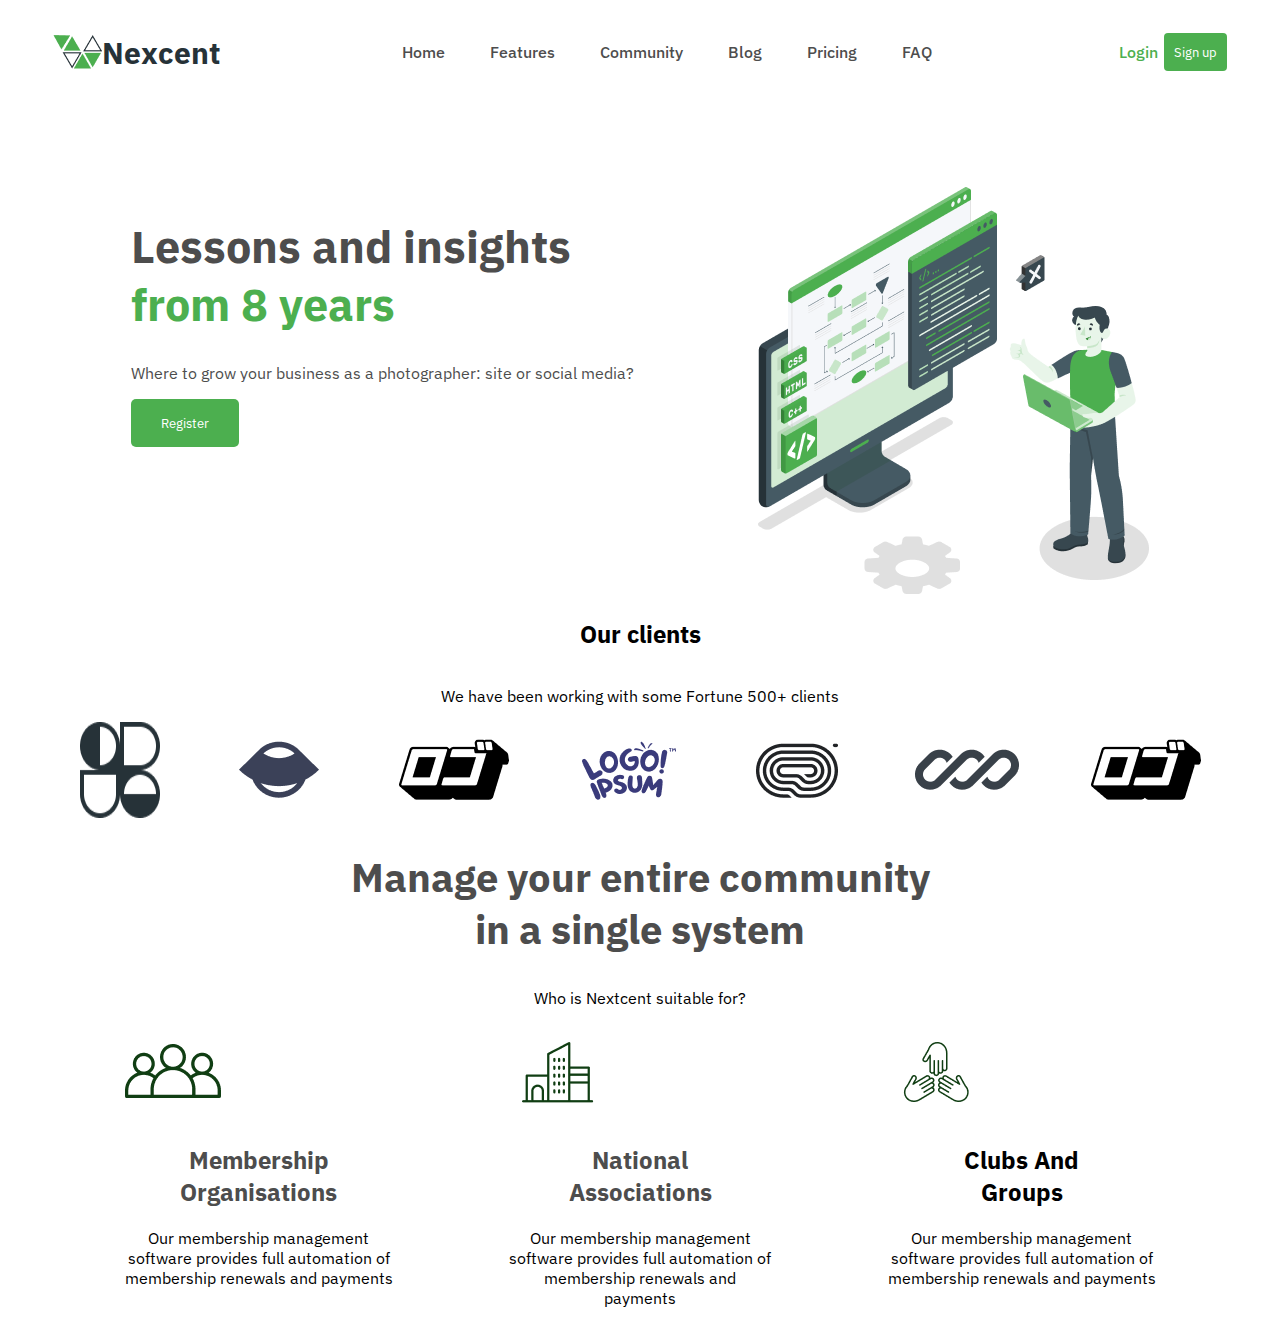
<file: index.html>
<!DOCTYPE html>
<html lang="en">
<head>
    <link href = "index.css" rel = "stylesheet"/>
    <meta charset="UTF-8">
    <link rel="preconnect" href="https://fonts.googleapis.com">
    <link rel="preconnect" href="https://fonts.gstatic.com" crossorigin>
    <link href="https://fonts.googleapis.com/css2?family=IBM+Plex+Sans:ital,wght@0,100;0,200;0,300;0,400;0,500;0,600;0,700;1,100;1,200;1,300;1,400;1,500;1,600;1,700&display=swap" rel="stylesheet">
    <title>Mavericks</title>
    <style>
        *{
            font-family: "IBM Plex sans",serif;
        }
    </style>
</head>
<body>
<nav class = "main container">
    <div class ="nav" style="color: #f5f7fa">
        <div style = "display: flex; align-items: center">
            <img src="/assets/logo.png" alt ="logo"/>
            <h2 style="color: #263238; font-size: 30px">Nexcent</h2>
        </div>
        <div class = "mid-section" >
            <p>Home</p>
            <p>Features</p>
            <p>Community</p>
            <p>Blog</p>
            <p>Pricing</p>
            <p>FAQ</p>
        </div>
        <div style="display: flex; justify-content: center; align-items: center">
            <button style="color: #4caf4f; background: none; border: none; font-size: 16px; font-weight: 500">Login</button>
            <button style="padding: 10px; border-radius: 4px; background: #4caf4f; color: #ffffff; border: none">Sign up</button>
        </div>
    </div>
    <div class = "hero-section" style="color: #f5f7fa" >
        <div>
            <h1>Lessons and insights<span style="color: #4caf4f; display: block">from 8 years</span> </h1>
            <p style="color: #4d4d4d; margin-top: 0px;">Where to grow your business as a photographer: site or social media?</p>
            <button style="color: #ffffff; background: #4caf4f; border: none; border-radius: 5px; padding: 15px 30px">Register</button>
        </div>
        <div >
            <img src="assets/HeroIllustration.png" alt = "image"/>
        </div>
    </div>
    <div class = "clients">
        <h2>Our clients</h2>
        <p>We have been working with some Fortune 500+ clients</p>
        <div style=" display: flex; width: 100%; justify-content: space-evenly">
            <img src = "/assets/Logo(0).png" alt = ""/>
            <img src = "/assets/Logo%20(1).png" alt = ""/>
            <img src = "/assets/Logo%20(2).png" alt = ""/>
            <img src = "/assets/Logo%20(3).png" alt = ""/>
            <img src = "/assets/Logo%20(4).png" alt = ""/>
            <img src = "/assets/Logo%20(5).png" alt = ""/>
            <img src = "/assets/Logo%20(6).png" alt = ""/>
        </div>
    </div>
    <div class = "community">
        <div>
            <h2 style="font-size: 40px; color: #4d4d4d; text-align: center">Manage your entire community <br/> in a single system</h2>
            <p style="text-align: center">Who is Nextcent suitable for?</p>
        </div>
        <div style=" display: flex; width: 100%; justify-content: space-evenly">
            <div >
                <img src="/assets/Icon%20(1).png">
                <h2 style="text-align: center; color: #4d4d4d;">Membership<br/> Organisations</h2>
                <p style="text-align: center">Our membership management<br/> software provides full automation of<br/> membership renewals and payments</p>
            </div>
            <div>
                <img src="/assets/Icon%20(2).png">
                <h2 style="text-align: center; color: #4d4d4d;">National<br/> Associations</h2>
                <p style="text-align: center">Our membership management<br/> software provides full automation of<br/> membership renewals and <br/>payments</p>
            </div>
            <div>
                <img src="/assets/Icon%20(3).png">
                <h2 style="text-align: center">Clubs And <br/>Groups</h2>
                <p style="text-align: center">Our membership management<br/> software provides full automation of <br/>membership renewals and payments</p>
            </div>
        </div>
    </div>

</nav>
</body>
</html>
</file>
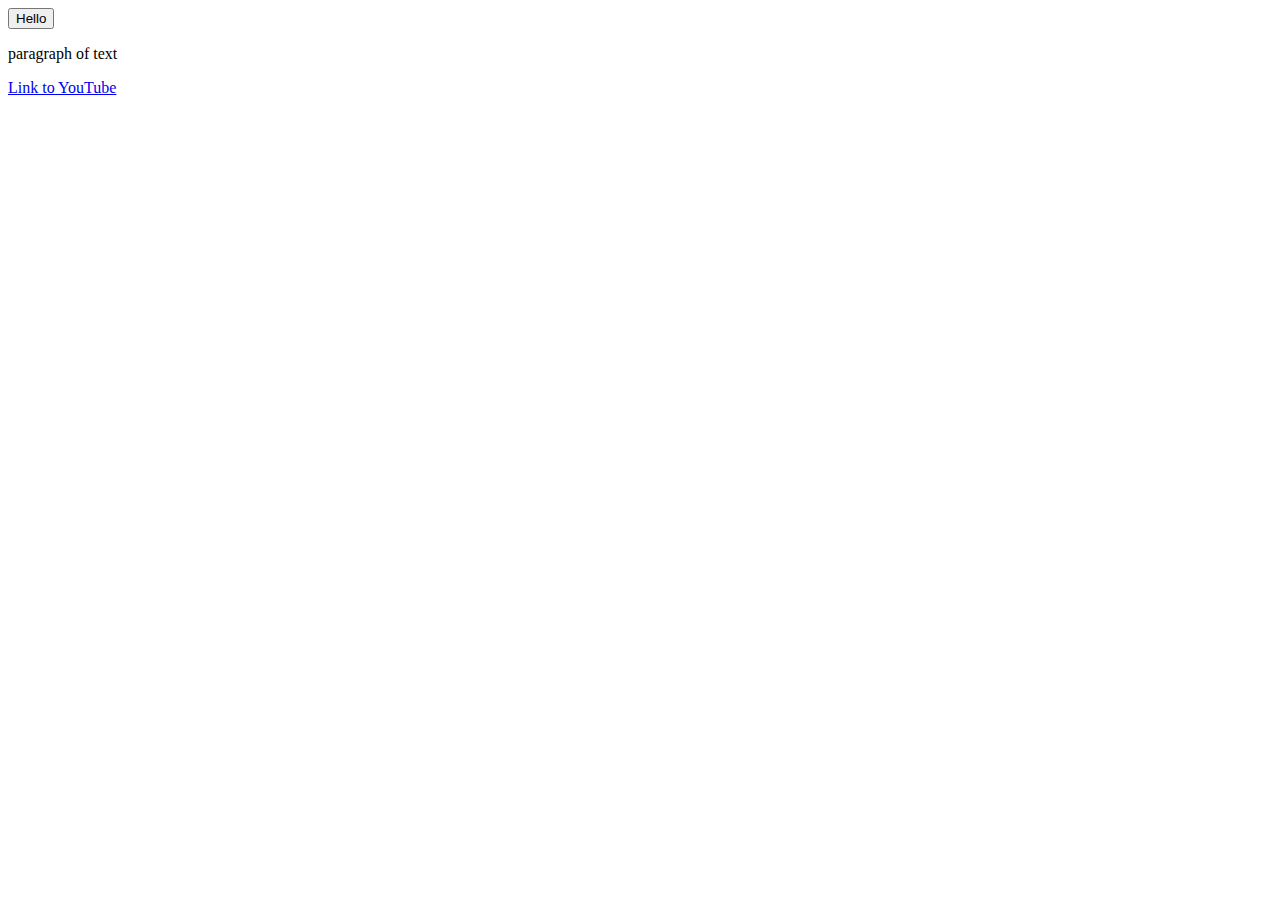
<file: website.html>
<!DOCTYPE html>
<html lang="en">
<head>
    <meta charset="UTF-8">
    <title>Title</title>
</head>
<body>
    <button>Hello</button>
<p>paragraph of text</p>
<a href = "https://www.youtube.com/" target="_blank">Link to YouTube</a>

</body>
</html>
</file>
<file: index.css>
.nav{
    display: flex;
    justify-content: space-between;
    padding: 0 45px;
}
.mid-section {
    display: flex;
    gap: 45px;
    font-weight: 500;
    font-size:16px;
    justify-content: center;
    align-items: center;
}
.mid-section > p{
    color: #4d4d4d ;
    font-size: 16px;
}
.hero-section{
    display: flex;
    Justify-content: space-evenly;
    padding-top: 90px;
}
.hero-section > div > h1{
    color: #4d4d4d;
    font-weight: bolder;
    font-size: 45px;
}
.clients{
    display: flex;
    justify-content: center;
    flex-direction: column;
    align-items: center;
}
.community{
    display: flex;
    justify-content: center;
    align-items: center;
    flex-direction: column;
}
@media screen and (max-width: 728px) {
    .nav{
        display: none;
    }
    .hero-section > img{
        display: none;
    }
}
</file>
